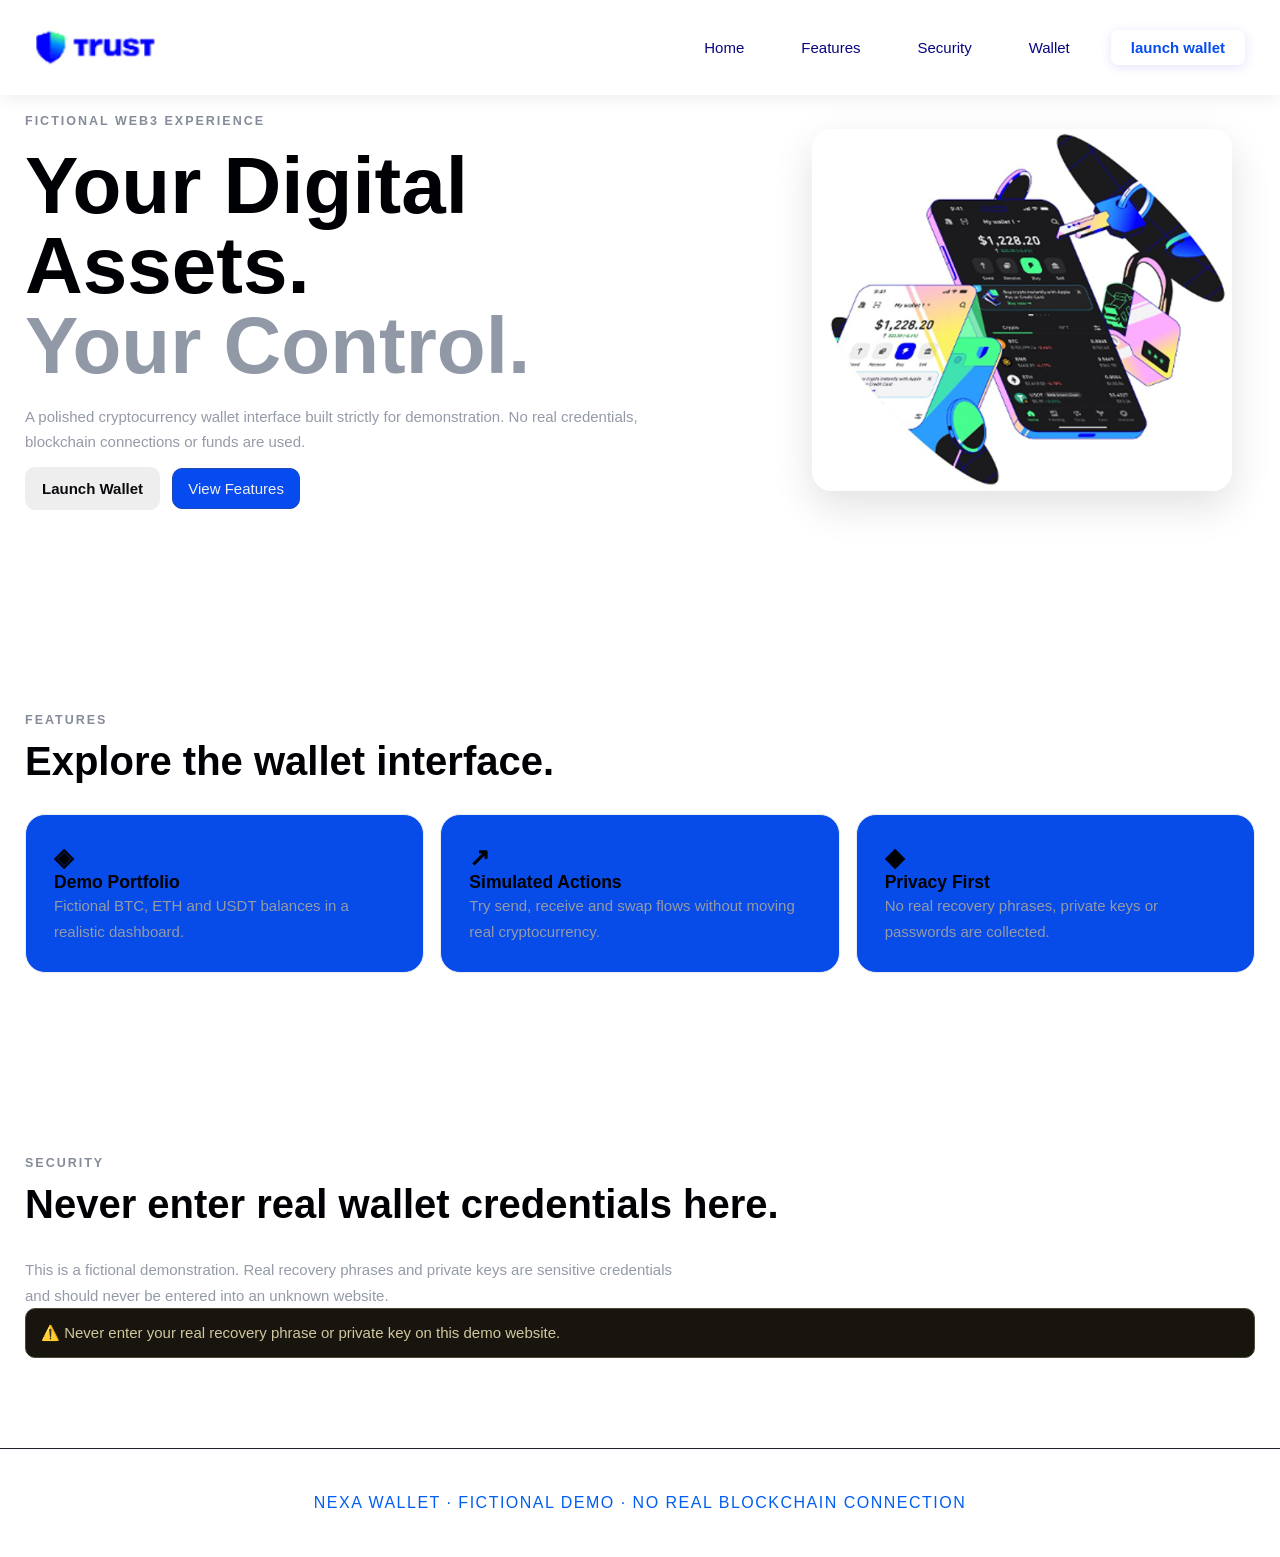
<file: index.html>
<!doctype html>
<html lang="en">
<head>
  <meta charset="utf-8">
  <meta name="viewport" content="width=device-width, initial-scale=1">
  <title>Nexa Wallet</title>
  <link rel="stylesheet" href="style.css">
</head>

<body>

<header class="navbar">
    <div class="container nav-inner">
    <div class="nav-mark">
      <img src="trust-logo.jpeg" alt="TRUST crest logo" class="nav-logo">
    </div>
    
    <!-- Menu button -->
    <button class="menu-toggle" id="menu-toggle" arial-label="Open menu" arial-expanded="false">
        ☰
    </button>

     <nav id="navMenu">
      <a href="#home">Home</a>
      <a href="#features">Features</a>
      <a href="#security">Security</a>
      <a href="wallet.html">Wallet</a>
      <a href="wallet.html" class="nav-cta">launch wallet</a>
    </nav>
  </div>
</header>

<main>

<section class="hero" id="home">

  <div class="hero-content">
    <small>FICTIONAL WEB3 EXPERIENCE</small>

    <h1>
      Your Digital Assets.<br>
      <em>Your Control.</em>
    </h1>

 <p>
      A polished cryptocurrency wallet interface built strictly
      for demonstration. No real credentials, blockchain
      connections or funds are used.
    </p>

    <a class="primary" href="wallet.html">
      Launch Wallet
    </a>

    <a class="secondary" href="#features">
      View Features
    </a>
  </div>

   <div class="hero-image">
  <img src="digital-wallet.jpeg" alt="Digital wallet">
</div>

</section>


<section id="features">

  <small>FEATURES</small>

  <h2>Explore the wallet interface.</h2>

  <div class="grid">

    <article>
      <b>◈</b>
      <h3>Demo Portfolio</h3>
      <p>
        Fictional BTC, ETH and USDT balances in a realistic dashboard.
      </p>
    </article>

    <article>
      <b>↗</b>
      <h3>Simulated Actions</h3>
      <p>
        Try send, receive and swap flows without moving real cryptocurrency.
      </p>
    </article>

    <article>
      <b>◆</b>
      <h3>Privacy First</h3>
      <p>
        No real recovery phrases, private keys or passwords are collected.
      </p>
    </article>

  </div>

</section>

<section id="security">

  <small>SECURITY</small>

  <h2>
    Never enter real wallet credentials here.
  </h2>

  <p>
    This is a fictional demonstration. Real recovery phrases
    and private keys are sensitive credentials and should never
    be entered into an unknown website.
  </p>

  <div class="warning">
    ⚠️ Never enter your real recovery phrase or private key
    on this demo website.
  </div>

</section>

</main>


<footer>
  NEXA WALLET · FICTIONAL DEMO · NO REAL BLOCKCHAIN CONNECTION
</footer>


<div class="modal" id="modal">

  <div class="modalbox">

    <button id="close">×</button>

    <div id="modalContent"></div>

  </div>

</div>


<div id="toast"></div>

<script src="script.js"></script>

</body>
</html>
</file>
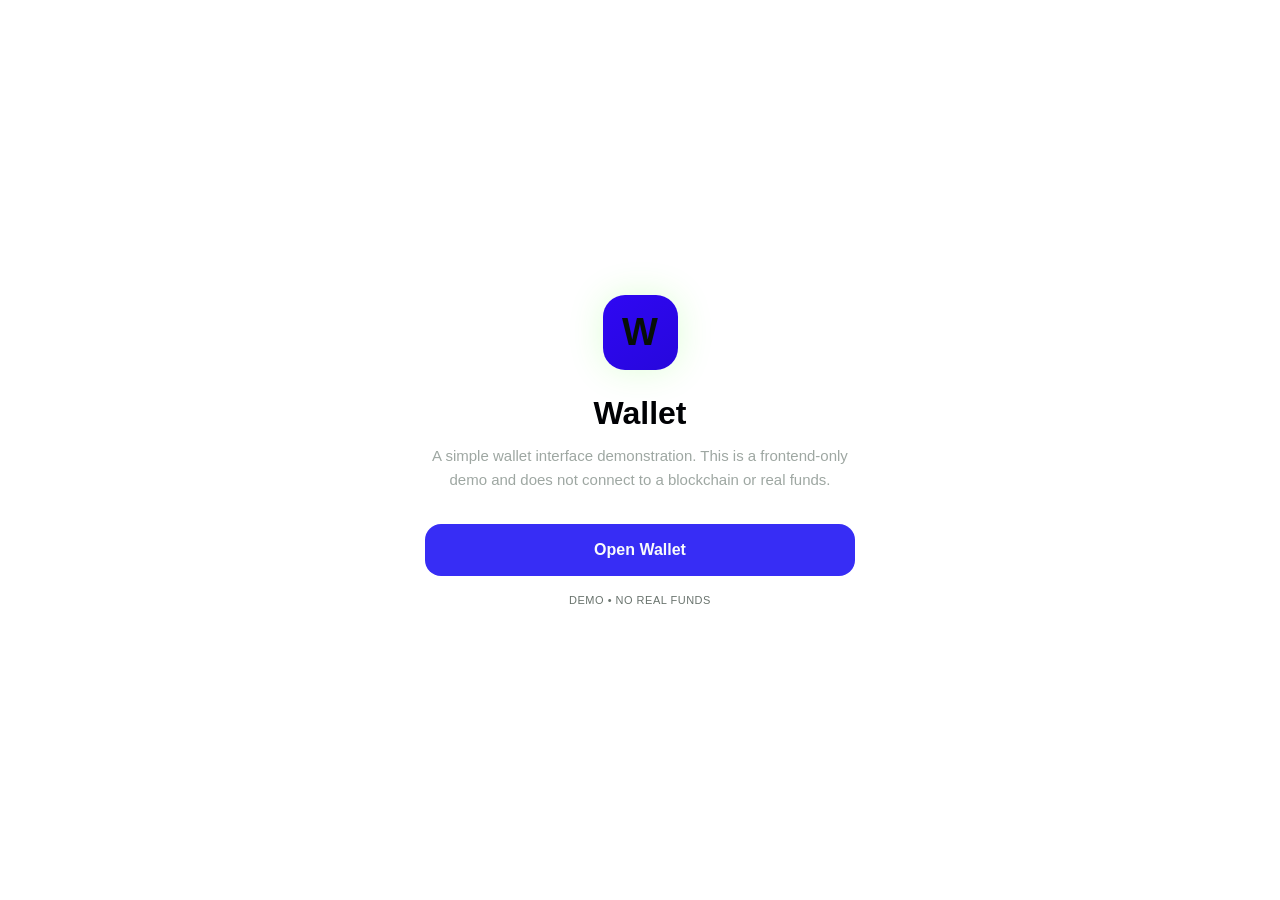
<file: wallet.html>
<!DOCTYPE html>
<html lang="en">
<head>
<meta charset="UTF-8">
<meta name="viewport" content="width=device-width, initial-scale=1.0">

<title>Wallet</title>
 <link rel="stylesheet" href="style.css">
</head>


<body>

<!-- =========================
     HOME
========================= -->

<section id="home" class="screen active">

    <div class="home-container">

        <div class="logo">
            W
        </div>

        <h1>Wallet</h1>

        <p>
            A simple wallet interface demonstration.
            This is a frontend-only demo and does not connect
            to a blockchain or real funds.
        </p>

        <button class="open-btn" onclick="showPhrase()">
            Open Wallet
        </button>

        <div class="demo-label">
            DEMO • NO REAL FUNDS
        </div>

    </div>

</section>


<!-- =========================
     DEMO PHRASE
========================= -->

<section id="phrase" class="screen">

    <div class="phrase-container">

        <button class="back" onclick="showHome()">
            ← Back
        </button>

        <h2>Enter demo phrase</h2>

        <p class="description">
            Enter the demonstration access phrase to continue
            to the wallet.
        </p>

        <div class="demo-warning">
            This demo uses a fake access phrase only.
            Never enter a real cryptocurrency recovery phrase
            into this page.
        </div>

        <div class="input-box">

            <input
                id="demoPhrase"
                type="password"
                placeholder="Enter demo phrase"
                autocomplete="off"
            >

            <button
                class="toggle"
                onclick="togglePhrase()"
                type="button"
            >
                👁
            </button>

        </div>

        <div id="error" class="error"></div>

        <button
            class="unlock-btn"
            onclick="unlockWallet()"
        >
            Continue
        </button>

    </div>

</section>


<!-- =========================
     WALLET
========================= -->

<section id="wallet" class="screen">

    <main class="wallet">

        <!-- TOP -->

        <div class="topbar">

            <div class="top-left">

                <div class="wallet-logo">
                    ◩
                </div>

                <div class="expand">
                    ⛶
                </div>

                <div class="wallet-name">
                    Main Wallet
                    <span>▼</span>
                </div>

            </div>

            <div class="search"></div>

        </div>

        <h2>Your Dashboard</h2>  

        <!-- BALANCE -->

        <section class="balance-section">

            <div class="balance">


    <small>Balance</small>

    <strong>$12,840.52</strong>

  </div>

            <div class="change">
                <span class="down-arrow">↓</span>
                $0.00 (-0.02%)
            </div>

            <div class="chart">
      ▁▃▂▅▄▇█
    </div>

        </section>

        <!-- ACTIONS -->

        <section class="actions">

            <div class="action">

                <div class="action-button">
                    ↑
                </div>

                Send

            </div>


            <div class="action">

                <div class="action-button">
                    ▣
                </div>

                Receive

            </div>


            <div class="action buy">

                <div class="action-button">
                    <span class="bolt">ϟ</span>
                </div>

                Buy

            </div>


            <div class="action">

                <div class="action-button">
                    ♜
                </div>

                Sell

            </div>
        </section>

        <!-- TRENDING -->

        <section>

            <div class="section-title">
                Trending
            </div>

            <div class="trending">

                <div class="coin">

                    <div class="coin-icon br-icon">
                        BR
                    </div>

                    <div class="coin-info">

                        <div class="coin-name">
                            BR
                        </div>

                        <div class="coin-value">
                            $3.73B
                        </div>

                    </div>

                    <div class="coin-price">

                        <div class="price">
                            $0.07
                        </div>

                        <div class="positive">
                            +66.56%
                        </div>

                    </div>

                </div>


                <div class="coin">

                    <div class="coin-icon roam-icon">
                        ◉
                    </div>

                    <div class="coin-info">

                        <div class="coin-name">
                            ROAM
                        </div>

                        <div class="coin-value">
                            $311.06M
                        </div>

                    </div>

                </div>

            </div>

        </section>


        <!-- BOTTOM -->

        <div class="bottom">

            <div class="tabs">

                <div
                    class="tab active"
                    onclick="switchTab(this)"
                >
                    Crypto
                </div>

                <div
                    class="tab"
                    onclick="switchTab(this)"
                >
                    NFTs
                </div>

            </div>

            <div class="filter">
                ☷
            </div>

        </div>

        <div class="assets">

    <div>
      ₿
      <b>BTC</b>

      <span>
        0.084 BTC<br>
        $5,610.00
      </span>
    </div>

    <div>
      ◆
      <b>ETH</b>

      <span>
        2.45 ETH<br>
        $4,980.52
      </span>
    </div>

    <div>
      $
      <b>USDT</b>

      <span>
        4,250 USDT<br>
        $4,250.00
      </span>
    </div>

  </div>


  <div class="actions">

    <button data-modal="send">
      Send ↗
    </button>

    <button data-modal="receive">
      Receive ↓
    </button>

    <button data-modal="swap">
      Swap ⇄
    </button>

    <button data-modal="import">
      Import Demo Wallet +
    </button>

  </div>


  <div class="transactions">

    <h3>
      Recent Activity
      <small>Simulated only</small>
    </h3>

    <p>
      ↓ Demo ETH Received
      <span>+0.40 ETH</span>
    </p>

    <p>
      ↗ Demo USDT Sent
      <span>-250 USDT</span>
    </p>

    <p>
      ⇄ Demo Swap
      <span>0.10 ETH → USDT</span>
    </p>

  </div>


    </main>

</section>


<script>

/*
=================================================
DEMO ACCESS
=================================================

This is intentionally a fake demo phrase.

Demo phrase:
demo wallet phrase

Nothing is sent to a server.
Nothing is stored.
No blockchain is connected.
*/

const DEMO_PHRASE = "demo wallet phrase";


/* SHOW PHRASE SCREEN */

function showPhrase() {

    document.getElementById("home")
        .classList.remove("active");

    document.getElementById("phrase")
        .classList.add("active");

}


/* SHOW HOME */

function showHome() {

    document.getElementById("phrase")
        .classList.remove("active");

    document.getElementById("home")
        .classList.add("active");

}


/* UNLOCK DEMO WALLET */

function unlockWallet() {

    const input =
        document.getElementById("demoPhrase");

    const error =
        document.getElementById("error");

    const entered =
        input.value.trim().toLowerCase();


    if (entered === DEMO_PHRASE) {

        error.textContent = "";

        document.getElementById("phrase")
            .classList.remove("active");

        document.getElementById("wallet")
            .classList.add("active");

        input.value = "";

    } else {

        error.textContent =
            "Incorrect demo phrase. Use: demo wallet phrase";

    }

}


/* SHOW / HIDE INPUT */

function togglePhrase() {

    const input =
        document.getElementById("demoPhrase");

    if (input.type === "password") {

        input.type = "text";

    } else {

        input.type = "password";

    }

}


/* CRYPTO / NFT TABS */

function switchTab(tab) {

    document.querySelectorAll(".tab")
        .forEach(item => {
            item.classList.remove("active");
        });

    tab.classList.add("active");

}


/* ENTER KEY */

document.getElementById("demoPhrase")
    .addEventListener("keydown", function(event) {

        if (event.key === "Enter") {
            unlockWallet();
        }

    });

</script>

</body>
</html>
</file>
<file: style.css>
*{
  box-sizing: border-box;
}

html {
  scroll-behavior: smooth;
}

body {
  margin: 0;
  background: #ffffff;
  color: #0c0cba;
  font: 15px system-ui, -apple-system, BlinkMacSystemFont,
        "Segoe UI", sans-serif;
}



/* HEADER */

header {
  position: sticky;
  top: 0;
  background: #ffffffdd;
  backdrop-filter: none;
  border-bottom: none;
  z-index: 9;
}

.nav {
  max-width: 1150px;
  margin: auto;
  padding: 18px 22px;
  display: flex;
  align-items: center;
  gap: 30px;
}

.nav b {
  letter-spacing: 1px;
}

.nav b span {
  font-weight: 400;
  color: #08318a;
  margin-left: 4px;
}

nav {
  margin-left: auto;
  display: flex;
  gap: 20px;
}

nav a {
  color: #080680;
  text-decoration: none;
  font-weight: 500;
  padding: 10px 16px;
  border-radius: 25px;
  transition: all 0.3s ease;
}

/* ===== MENU BUTTON ===== */

.menu-toggle {
    display: block;

    background: transparent;
    border: none;

    font-size: 26px;
    cursor: pointer;

    color: #080868;
}

/* ===== NAV ===== */
.navbar {
  position: fixed;
  top: 0; left: 0; right: 0;
  z-index: 1000;
  background: transparent;
  transition: var(--transition), box-shadow var(--transition), padding var(--transition);
  padding: 22px 10px;
}
.navbar.scrolled {
  background: var(--white);
  box-shadow: 0 2px 20px rgba(0,0,0,0.09);
  padding: 12px 10px;
}
@media (max-width: 768px) {
  .navbar {
    padding: 15px 20px;
  }
  .navbar.scrolled {
    padding: 12px 20px;
  }

}
.nav-inner {
  max-width: 1150px;
  margin: 0 auto;

  display: flex;
  align-items: center;
  justify-content: space-between;
}
.nav-mark {
    display: flex;
    align-items: center;
    flex-shrink: 0;
}

.nav-logo {
    width: 120px;
    height: auto;
    display: block;
    object-fit: contain;
}

.logo {
  display: flex;
  flex-direction: column;
  gap: 9;
}
.logo-main {
  font-size: 1.15rem;
  font-weight: 800;
  color: var(--white);
  letter-spacing: -0.01em;
  transition: color var(--transition);
  line-height: 1.15;
}
.logo-sub {
  font-size: 0.65rem;
  font-weight: 500;
  color: rgba(255,255,255,0.7);
  letter-spacing: 0.06em;
  text-transform: uppercase;
  transition: color var(--transition);
}
.navbar.scrolled .logo-main { color: var(--blue); }
.navbar.scrolled .logo-sub { color: var(--gray-400); }

.navMenu {
  display: none;
  flex-direction: column;
  align-items: center;
  gap: 10px;

  position: absolute;
  top: 70px;
  right: 40;

  background: white;
  padding: 10px 16px;

  box-shadow: 0 8px 25px rgba(0, 0, 0, 0.12)
}

.navMenu.active {
  display: flex
}

.navMenu a {
  font-size: 0.9rem;
  font-weight: 500;
  color: rgba(0, 1, 6, 0.88);
  padding: 10px 16px;
  border-radius: 25px;
  transition: var(--transition);
  text-decoration: none;
}
.navMenu a:hover {
  background: rgba(255,255,255,0.12);
}

/* ===== DESKTOP ===== */

@media (min-width: 769px) {

    .menu-toggle {
        display: none;
    }

    #navMenu {
        display: flex;

        position: static;

        flex-direction: row;

        padding: 0;

        background: transparent;

        box-shadow: none;
    }
}
.navbar.scrolled .navMenu a { color: var(--gray-600); }
.navbar.scrolled .navMenu a:hover, .navbar.scrolled .navMenu a.active {
  color: var(--blue);
  background: rgba(0,87,184,0.07);
}
.nav-cta {
  background: var(--white) !important;
  color: var(--blue) !important;
  padding: 9px 20px !important;
  border-radius: 7px;
  font-weight: 700 !important;
  box-shadow: 0 2px 12px rgba(61, 4, 232, 0.12);
}
.nav-cta:hover {
  background: var(--gray-100) !important;
  transform: translateY(-1px);
}
.navbar.scrolled .nav-cta {
  background: var(--blue) !important;
  color: var(--white) !important;
}
.navbar.scrolled .nav-cta:hover { background: var(--blue-dark) !important; }

.hamburger {
  display: none;
  flex-direction: column;
  gap: 5px;
  cursor: pointer;
  padding: 6px;
  background: none;
  border: none;
}
.hamburger span {
  display: block;
  width: 24px; height: 2px;
  background: var(--white);
  border-radius: 2px;
  transition: var(--transition);
}
.navbar.scrolled .hamburger span { background: var(--gray-800); }
.hamburger.open span:nth-child(1) { transform: translateY(7px) rotate(45deg); }
.hamburger.open span:nth-child(2) { opacity: 0; }
.hamburger.open span:nth-child(3) { transform: translateY(-7px) rotate(-45deg); }

/* BUTTONS */

.outline,
.secondary,
.actions button {
  background: #054bf0;
  border: 1px solid #1e49b5;
  color: #eee;
  border-radius: 10px;
  padding: 11px 15px;
  cursor: pointer;
}

.primary {
  display: inline-block;
  background: #eee;
  color: #090a0d;
  border: 0;
  border-radius: 10px;
  padding: 13px 17px;
  font-weight: 800;
  text-decoration: none;
  margin: 12px 8px 0 0;
  cursor: pointer;
}

.secondary {
  display: inline-block;
  text-decoration: none;
}


/* HERO */

.hero,
section {
  max-width: 1150px;
  margin: auto;
  padding: 90px 10px;
}

.hero {
  min-height: 620px;
  display: grid;
  grid-template-columns: 1.2fr 0.8fr;
  gap: 65px;
  align-items: center;
  padding-top: 160px;
}

.hero-image img {
    width: 420px;
    max-width: 100%;
    height: auto;

    border-radius: 20px;

    box-shadow: 0 15px 40px rgba(0, 0, 0, 0.12);

    transition: transform 0.3s ease;
}

.hero-image img:hover {
    transform: translateY(-5px);
}

.hero small,
section > small {
  letter-spacing: 2px;
  color: #858b98;
  font-weight: 800;
}

.hero h1 {
  font-size: clamp(48px, 7vw, 80px);
  line-height: 1;
  margin: 18px 0;
}

.hero em {
  font-style: normal;
  color: #9299a6;
}

.hero p,
section > p,
article p {
  color: #949aa7;
  line-height: 1.7;
  max-width: 650px;
}

/* Hero layout */
.hero {
    max-width: 1150px;
    margin: auto;
    padding: 160px 10px 90px;

    display: grid;
    grid-template-columns: 1.2fr 0.8fr;
    gap: 65px;
    align-items: center;
}

/* Hero image */
.hero-image {
    display: flex;
    justify-content: center;
    align-items: center;
}

.hero-image img {
    width: 100%;
    max-width: 420px;
    height: auto;
    display: block;
    border-radius: 20px;
}

/* Mobile layout */
@media (max-width: 800px) {
    .hero {
        grid-template-columns: 1fr;
        padding: 130px 10px 60px;
        text-align: center;
        gap: 35px;
    }

    .hero-image {
        order: 2;
    }

    .hero-content {
        order: 1;
    }

    .hero-image img {
        max-width: 330px;
    }
}

/* HERO CARD */

.card,
.balance,
.grid article,
.transactions {
  border: 1px solid #ebecee;
  background: #074be9;
  border-radius: 20px;
}

.card {
  padding: 28px;
  min-height: 310px;
}

.card i {
  float: right;
  border: 1px solid #3a3f4a;
  border-radius: 20px;
  padding: 4px 8px;
  font-size: 10px;
}

.card strong {
  display: block;
  font-size: 45px;
  margin: 65px 0 20px;
}

.chart {
  font-size: 42px;
  letter-spacing: 5px;
  color: #7d8491;
}

.card code {
  color: #858b98;
}


/* SECTIONS */

h2 {
  font-size: 40px;
  margin: 12px 0 30px;
}


/* FEATURES */

.grid {
  display: grid;
  grid-template-columns: repeat(3, 1fr);
  gap: 16px;
}

.grid article {
  padding: 28px;
}

.grid article > b {
  font-size: 25px;
}


/* WALLET */

.heading {
  display: flex;
  justify-content: space-between;
  align-items: center;
}

.balance {
  padding: 28px;
  margin-bottom: 15px;
}

.balance strong {
  display: block;
  font-size: 42px;
  margin: 7px 0;
}

.balance code {
  color: #89909d;
}


/* ASSETS */

.assets {
  display: grid;
  grid-template-columns: repeat(3, 1fr);
  gap: 15px;
}

.assets > div {
  background: #10131a;
  border: 1px solid #252934;
  padding: 20px;
  border-radius: 15px;

  display: grid;
  grid-template-columns: 35px 1fr 1fr;
  align-items: center;
}

.assets span {
  text-align: right;
  color: #a0a6b1;
  font-size: 13px;
}


/* ACTIONS */

.actions {
  display: grid;
  grid-template-columns: repeat(4, 1fr);
  gap: 12px;
  margin: 15px 0;
}

.actions button {
  cursor: pointer;
}


/* TRANSACTIONS */

.transactions {
  padding: 22px;
}

.transactions h3 small {
  float: right;
  color: #777f8c;
  font-weight: 400;
}

.transactions p {
  padding: 15px 0;
  border-bottom: 1px solid #23262f;
  color: #b7bdc8;
}

.transactions span {
  float: right;
  color: #9299a6;
}


/* SECURITY */

.warning {
  background: #17150e;
  border: 1px solid #4d4734;
  color: #d1c79f;
  padding: 15px;
  border-radius: 10px;
}


/* FOOTER */

footer {
  text-align: center;
  padding: 45px;
  color: #025ef1;
  font-size: 16px;
  letter-spacing: 1.5px;
  border-top: 1px solid #1e2129;
}


/* MODAL */

.modal {
  display: none;
  position: fixed;
  inset: 0;
  background: #000b;
  place-items: center;
  z-index: 20;
  padding: 20px;
}

.modal.show {
  display: grid;
}

.modalbox {
  position: relative;
  width: min(470px, 100%);
  background: #11141b;
  border: 1px solid #2b303a;
  border-radius: 18px;
  padding: 28px;
}

.modalbox #close {
  position: absolute;
  right: 12px;
  top: 8px;
  background: none;
  border: 0;
  color: #aaa;
  font-size: 28px;
  cursor: pointer;
}

.modalbox input,
.modalbox select {
  width: 100%;
  padding: 12px;
  margin: 8px 0 15px;
  background: #090b10;
  border: 1px solid #30343d;
  color: white;
  border-radius: 8px;
}

.submit {
  width: 100%;
  padding: 12px;
  background: #eee;
  color: #090a0d;
  border: 0;
  border-radius: 8px;
  font-weight: 800;
  cursor: pointer;
}


/* MOBILE */

@media (max-width: 800px) {

  nav {
    display: none;
  }

  .hero {
    grid-template-columns: 1fr;
  }

  .grid,
  .assets {
    grid-template-columns: 1fr;
  }

  .actions {
    grid-template-columns: 1fr 1fr;
  }

  .heading {
    display: block;
  }
}


@media (max-width: 480px) {

  .hero h1 {
    font-size: 48px;
  }

  .actions {
    grid-template-columns: 1fr;
  }

  .card strong {
    font-size: 34px;
  }
}


* {
    box-sizing: border-box;
    margin: 0;
    padding: 0;
    font-family: Arial, Helvetica, sans-serif;
}

body {
    min-height: 100vh;
    background:
        radial-gradient(circle at top, #f5f7f6 0%, #f6f8f7 45%, #ffff 100%);
    color: #000104;
}

/* =========================
   COMMON
========================= */

.screen {
    min-height: 100vh;
    display: none;
}

.screen.active {
    display: flex;
}

/* =========================
   HOME SCREEN
========================= */

#home {
    align-items: center;
    justify-content: center;
    padding: 25px;
}

.home-container {
    width: 100%;
    max-width: 430px;
    text-align: center;
}

.logo {
    width: 75px;
    height: 75px;
    margin: 0 auto 25px;
    border-radius: 22px;

    display: flex;
    align-items: center;
    justify-content: center;

    background: linear-gradient(
        145deg,
        #2f07f3,
        #2707dc
    );

    color: #071006;
    font-size: 38px;
    font-weight: bold;

    box-shadow:
        0 0 35px rgba(75,255,40,.18);
}

.home-container h1 {
    font-size: 32px;
    margin-bottom: 12px;
}

.home-container p {
    color: #9ea7a2;
    font-size: 15px;
    line-height: 1.6;
    margin-bottom: 32px;
}

.open-btn {
    width: 100%;
    border: none;
    padding: 17px;
    border-radius: 16px;

    background: #372df5;
    color: #f8fafb;

    font-size: 16px;
    font-weight: 700;

    cursor: pointer;

    transition: .2s;
}

.open-btn:hover {
    transform: translateY(-2px);
    filter: brightness(1.08);
}

.demo-label {
    margin-top: 18px;
    font-size: 11px;
    color: #69736d;
    letter-spacing: .5px;
}

/* =========================
   PHRASE SCREEN
========================= */

#phrase {
    align-items: center;
    justify-content: center;
    padding: 25px;
}

.phrase-container {
    width: 100%;
    max-width: 430px;
}

.back {
    color: #aeb7b2;
    background: none;
    border: none;
    font-size: 15px;
    cursor: pointer;
    margin-bottom: 35px;
}

.phrase-container h2 {
    font-size: 29px;
    margin-bottom: 12px;
}

.phrase-container .description {
    color: #929b96;
    line-height: 1.6;
    font-size: 14px;
    margin-bottom: 25px;
}

.demo-warning {
    padding: 13px 15px;
    border-radius: 12px;
    background: rgba(255,255,255,.05);
    border: 1px solid rgba(255,255,255,.08);
    color: #aeb7b2;
    font-size: 12px;
    line-height: 1.5;
    margin-bottom: 20px;
}

.input-box {
    position: relative;
    margin-bottom: 12px;
}

.input-box input {
    width: 100%;
    padding: 17px 50px 17px 17px;

    border-radius: 15px;
    border: 1px solid #343b37;

    background: #171c1a;
    color: white;

    outline: none;
    font-size: 15px;
}

.input-box input:focus {
    border-color: #58f535;
}

.toggle {
    position: absolute;
    right: 15px;
    top: 50%;
    transform: translateY(-50%);

    background: none;
    border: none;
    color: #87918b;

    cursor: pointer;
}

.error {
    min-height: 20px;
    color: #ff6e6e;
    font-size: 13px;
    margin-bottom: 10px;
}

.unlock-btn {
    width: 100%;
    padding: 17px;

    border: none;
    border-radius: 15px;

    background: #54f52d;
    color: #071006;

    font-size: 16px;
    font-weight: bold;

    cursor: pointer;
}

.unlock-btn:hover {
    filter: brightness(1.08);
}

/* =========================
   WALLET
========================= */

#wallet {
    justify-content: center;
    padding: 20px;
}

.wallet {
    width: 100%;
    max-width: 430px;
    min-height: 760px;

    background: linear-gradient(
        180deg,
        #1b211f 0%,
        #111514 45%,
        #0d100f 100%
    );

    border-radius: 28px;

    padding: 22px 20px 25px;

    box-shadow:
        0 25px 70px rgba(0,0,0,.65),
        inset 0 1px 0 rgba(255,255,255,.05);
}

/* TOP BAR */

.topbar {
    display: flex;
    align-items: center;
    justify-content: space-between;
    margin-bottom: 35px;
}

.top-left {
    display: flex;
    align-items: center;
    gap: 17px;
}

.wallet-logo {
    width: 28px;
    height: 28px;

    border: 2px solid #dce4df;
    border-radius: 7px;

    display: flex;
    align-items: center;
    justify-content: center;

    font-size: 15px;
    font-weight: bold;
}

.expand {
    color: #cbd2ce;
    font-size: 17px;
}

.wallet-name {
    font-size: 17px;
    font-weight: 600;

    display: flex;
    align-items: center;
    gap: 7px;
}

.wallet-name span {
    color: #aab2ad;
    font-size: 12px;
}

.search {
    width: 23px;
    height: 23px;

    border: 3px solid #dce3df;
    border-radius: 50%;

    position: relative;
}

.search::after {
    content: "";

    position: absolute;

    width: 9px;
    height: 3px;

    background: #dce3df;

    right: -7px;
    bottom: -3px;

    transform: rotate(45deg);
    border-radius: 2px;
}

/* BALANCE */

.balance-section {
    text-align: center;
    margin-bottom: 28px;
}

.balance {
    font-size: 52px;
    font-weight: 500;

    letter-spacing: -2px;

    margin-bottom: 5px;
}

.change {
    color: #e76a67;
    font-size: 14px;
}

.down-arrow {
    font-size: 18px;
    margin-right: 4px;
}

/* ACTIONS */

.actions {
    display: grid;
    grid-template-columns: repeat(4,1fr);
    gap: 10px;

    margin-bottom: 34px;
}

.action {
    text-align: center;
    color: #cdd3cf;
    font-size: 13px;
}

.action-button {
    width: 67px;
    height: 67px;

    margin: auto auto 9px;

    border-radius: 18px;

    background: #202522;

    display: flex;
    align-items: center;
    justify-content: center;

    font-size: 28px;

    transition: .2s;
}

.action-button:hover {
    transform: translateY(-2px);
}

.buy .action-button {
    background: linear-gradient(
        145deg,
        #3a1de1,
        #0c1bed
    );

    color: #f3f4f5;

    box-shadow:
        0 0 25px rgba(84, 13, 227, 0.16);
}

.bolt {
    font-size: 34px;
    font-weight: bold;
}

/* TRENDING */

.section-title {
    font-size: 17px;
    margin-bottom: 14px;
}

.trending {
    display: grid;
    grid-template-columns: 1fr 1fr;
    gap: 10px;

    margin-bottom: 42px;
}

.coin {
    background: rgba(39,44,42,.9);

    border-radius: 18px;

    min-height: 82px;

    padding: 14px;

    display: flex;
    align-items: center;
    gap: 9px;
}

.coin-icon {
    width: 42px;
    height: 42px;

    flex-shrink: 0;

    border-radius: 50%;

    display: flex;
    align-items: center;
    justify-content: center;

    font-size: 12px;
    font-weight: bold;
}

.br-icon {
    background: linear-gradient(
        145deg,
        #7864ff,
        #15d5ae
    );
}

.roam-icon {
    background: #d9d9d9;
    color: #222;
}

.coin-info {
    flex: 1;
    min-width: 0;
}

.coin-name {
    font-size: 13px;
    font-weight: bold;
    margin-bottom: 7px;
}

.coin-value {
    color: #aeb6b1;
    font-size: 11px;
}

.coin-price {
    text-align: right;
}

.price {
    font-size: 12px;
    margin-bottom: 7px;
}

.positive {
    font-size: 10px;
    color: #63ef79;
}

/* BOTTOM */

.bottom {
    display: flex;
    justify-content: space-between;
    align-items: flex-end;

    padding: 0 7px;
}

.tabs {
    display: flex;
    gap: 55px;
}

.tab {
    color: #b7bfba;
    font-size: 15px;
    padding-bottom: 13px;
    cursor: pointer;
}

.tab.active {
    color: #e9eee9;
    border-bottom: 3px solid #7cff5a;
}

.filter {
    font-size: 22px;
    color: #aeb7b1;
}

/* MOBILE */

@media(max-width:430px) {

    #wallet {
        padding: 0;
    }

    .wallet {
        min-height: 100vh;
        border-radius: 0;
    }

    .balance {
        font-size: 48px;
    }

    .action-button {
        width: 61px;
        height: 61px;
    }
}


/* =========================================================
   RESET & ROOT
========================================================= */

:root {
    --white: #ffffff;
    --blue: #054bf0;
    --blue-dark: #043bbd;

    --gray-100: #f5f5f5;
    --gray-400: #9ca3af;
    --gray-600: #4b5563;
    --gray-800: #1f2937;

    --transition: 0.3s ease;
}

* {
    box-sizing: border-box;
    margin: 0;
    padding: 0;
    font-family: Arial, Helvetica, sans-serif;
}

html {
    scroll-behavior: smooth;
}

body {
    min-height: 100vh;
    margin: 0;
    background: #ffffff;
    color: #000104;
    font: 15px system-ui, -apple-system, BlinkMacSystemFont,
        "Segoe UI", sans-serif;
}


/* =========================================================
   HEADER / NAVIGATION
========================================================= */

header {
    position: sticky;
    top: 0;
    background: #ffffffdd;
    backdrop-filter: none;
    border-bottom: none;
    z-index: 9;
}

.nav {
    max-width: 1150px;
    margin: auto;
    padding: 18px 22px;
    display: flex;
    align-items: center;
    gap: 30px;
}

.nav b {
    letter-spacing: 1px;
}

.nav b span {
    font-weight: 400;
    color: #08318a;
    margin-left: 4px;
}

nav {
    margin-left: auto;
    display: flex;
    gap: 20px;
}

nav a {
    color: #080680;
    text-decoration: none;
    font-weight: 500;
    padding: 10px 16px;
    border-radius: 25px;
    transition: all 0.3s ease;
}


/* MENU BUTTON */

.menu-toggle {
    display: block;
    background: transparent;
    border: none;
    font-size: 26px;
    cursor: pointer;
    color: #080868;
}


/* MODERN NAVBAR */

.navbar {
    position: fixed;
    top: 0;
    left: 0;
    right: 0;
    z-index: 1000;
    background: transparent;
    transition:
        var(--transition),
        box-shadow var(--transition),
        padding var(--transition);
    padding: 22px 0;
}

.navbar.scrolled {
    background: var(--white);
    box-shadow: 0 2px 20px rgba(0, 0, 0, 0.09);
    padding: 12px 0;
}

.nav-inner {
    display: flex;
    align-items: center;
    justify-content: space-between;
}


/* NAVIGATION LOGO */

.logo {
    display: flex;
    flex-direction: column;
    gap: 0;
}

.logo-main {
    font-size: 1.15rem;
    font-weight: 800;
    color: var(--white);
    letter-spacing: -0.01em;
    transition: color var(--transition);
    line-height: 1.15;
}

.logo-sub {
    font-size: 0.65rem;
    font-weight: 500;
    color: rgba(255, 255, 255, 0.7);
    letter-spacing: 0.06em;
    text-transform: uppercase;
    transition: color var(--transition);
}

.navbar.scrolled .logo-main {
    color: var(--blue);
}

.navbar.scrolled .logo-sub {
    color: var(--gray-400);
}


/* NAV MENU */

.navMenu {
    display: none;
    flex-direction: column;
    align-items: center;
    gap: 10px;

    position: absolute;
    top: 70px;
    right: 20px;

    background: white;
    font-size: 0.9rem;
    font-weight: 500;

    padding: 10px 16px;
    border-radius: 25px;

    transition: var(--transition);
}

.navMenu.active {
    display: flex;
}

.navMenu a {
    color: rgba(0, 1, 6, 0.88);
    text-decoration: none;
}

.navMenu a:hover {
    background: rgba(255, 255, 255, 0.12);
}

.navbar.scrolled .navMenu a {
    color: var(--gray-600);
}

.navbar.scrolled .navMenu a:hover,
.navbar.scrolled .navMenu a.active {
    color: var(--blue);
    background: rgba(0, 87, 184, 0.07);
}


/* NAV CTA */

.nav-cta {
    background: var(--white) !important;
    color: var(--blue) !important;
    padding: 9px 20px !important;
    border-radius: 7px;
    font-weight: 700 !important;
    box-shadow: 0 2px 12px rgba(61, 4, 232, 0.12);
}

.nav-cta:hover {
    background: var(--gray-100) !important;
    transform: translateY(-1px);
}

.navbar.scrolled .nav-cta {
    background: var(--blue) !important;
    color: var(--white) !important;
}

.navbar.scrolled .nav-cta:hover {
    background: var(--blue-dark) !important;
}


/* HAMBURGER */

.hamburger {
    display: none;
    flex-direction: column;
    gap: 5px;
    cursor: pointer;
    padding: 6px;
    background: none;
    border: none;
}

.hamburger span {
    display: block;
    width: 24px;
    height: 2px;
    background: var(--white);
    border-radius: 2px;
    transition: var(--transition);
}

.navbar.scrolled .hamburger span {
    background: var(--gray-800);
}

.hamburger.open span:nth-child(1) {
    transform: translateY(7px) rotate(45deg);
}

.hamburger.open span:nth-child(2) {
    opacity: 0;
}

.hamburger.open span:nth-child(3) {
    transform: translateY(-7px) rotate(-45deg);
}


/* DESKTOP NAV */

@media (min-width: 769px) {

    .menu-toggle {
        display: none;
    }

    #navMenu {
        display: flex;
        position: static;
        flex-direction: row;
        padding: 0;
        background: transparent;
        box-shadow: none;
    }
}


/* =========================================================
   BUTTONS
========================================================= */

.outline,
.secondary {
    background: #054bf0;
    border: 1px solid #1e49b5;
    color: #eee;
    border-radius: 10px;
    padding: 11px 15px;
    cursor: pointer;
}

.primary {
    display: inline-block;
    background: #eee;
    color: #090a0d;
    border: 0;
    border-radius: 10px;
    padding: 13px 17px;
    font-weight: 800;
    text-decoration: none;
    margin: 12px 8px 0 0;
    cursor: pointer;
}

.secondary {
    display: inline-block;
    text-decoration: none;
}


/* =========================================================
   HERO
========================================================= */

.hero,
section {
    max-width: 1150px;
    margin: auto;
    padding: 90px 22px;
}

.hero {
    min-height: 620px;
    display: grid;
    grid-template-columns: 1.2fr 0.8fr;
    gap: 65px;
    align-items: center;
}

.hero-image img {
    width: 420px;
    max-width: 100%;
    height: auto;
    border-radius: 20px;
    box-shadow: 0 15px 40px rgba(0, 0, 0, 0.12);
    transition: transform 0.3s ease;
}

.hero-image img:hover {
    transform: translateY(-5px);
}

.hero small,
section > small {
    letter-spacing: 2px;
    color: #858b98;
    font-weight: 800;
}

.hero h1 {
    font-size: clamp(48px, 7vw, 80px);
    line-height: 1;
    margin: 18px 0;
}

.hero em {
    font-style: normal;
    color: #9299a6;
}

.hero p,
section > p,
article p {
    color: #949aa7;
    line-height: 1.7;
    max-width: 650px;
}


/* =========================================================
   GENERAL WEBSITE CARDS
========================================================= */

.card,
.grid article,
.transactions {
    border: 1px solid #ebecee;
    background: #074be9;
    border-radius: 20px;
}

.card {
    padding: 28px;
    min-height: 310px;
}

.card i {
    float: right;
    border: 1px solid #3a3f4a;
    border-radius: 20px;
    padding: 4px 8px;
    font-size: 10px;
}

.card strong {
    display: block;
    font-size: 45px;
    margin: 65px 0 20px;
}

.chart {
    font-size: 42px;
    letter-spacing: 5px;
    color: #7d8491;
}

.card code {
    color: #858b98;
}


/* =========================================================
   SECTIONS
========================================================= */

h2 {
    font-size: 40px;
    margin: 12px 0 30px;
}


/* FEATURES */

.grid {
    display: grid;
    grid-template-columns: repeat(3, 1fr);
    gap: 16px;
}

.grid article {
    padding: 28px;
}

.grid article > b {
    font-size: 25px;
}


/* =========================================================
   OLD WEBSITE WALLET / BALANCE
========================================================= */

/*
   Renamed from .balance to .balance-card so it doesn't
   conflict with the actual wallet balance text.
*/

.balance-card {
    border: 1px solid #ebecee;
    background: #074be9;
    border-radius: 20px;
    padding: 28px;
    margin-bottom: 15px;
}

.balance-card strong {
    display: block;
    font-size: 42px;
    margin: 7px 0;
}

.balance-card code {
    color: #89909d;
}


/* =========================================================
   ASSETS
========================================================= */

.assets {
    display: grid;
    grid-template-columns: repeat(3, 1fr);
    gap: 15px;
}

.assets > div {
    background: #10131a;
    border: 1px solid #252934;
    padding: 20px;
    border-radius: 15px;

    display: grid;
    grid-template-columns: 35px 1fr 1fr;
    align-items: center;
}

.assets span {
    text-align: right;
    color: #a0a6b1;
    font-size: 13px;
}


/* =========================================================
   OLD WEBSITE ACTIONS
========================================================= */

.actions-old {
    display: grid;
    grid-template-columns: repeat(4, 1fr);
    gap: 12px;
    margin: 15px 0;
}

.actions-old button {
    background: #054bf0;
    border: 1px solid #1e49b5;
    color: #eee;
    border-radius: 10px;
    padding: 11px 15px;
    cursor: pointer;
}


/* =========================================================
   TRANSACTIONS
========================================================= */

.transactions {
    padding: 22px;
}

.transactions h3 small {
    float: right;
    color: #777f8c;
    font-weight: 400;
}

.transactions p {
    padding: 15px 0;
    border-bottom: 1px solid #23262f;
    color: #b7bdc8;
}

.transactions span {
    float: right;
    color: #9299a6;
}


/* =========================================================
   SECURITY
========================================================= */

.warning {
    background: #17150e;
    border: 1px solid #4d4734;
    color: #d1c79f;
    padding: 15px;
    border-radius: 10px;
}


/* =========================================================
   FOOTER
========================================================= */

footer {
    text-align: center;
    padding: 45px;
    color: #025ef1;
    font-size: 16px;
    letter-spacing: 1.5px;
    border-top: 1px solid #1e2129;
}


/* =========================================================
   MODAL
========================================================= */

.modal {
    display: none;
    position: fixed;
    inset: 0;
    background: #000b;
    place-items: center;
    z-index: 20;
    padding: 20px;
}

.modal.show {
    display: grid;
}

.modalbox {
    position: relative;
    width: min(470px, 100%);
    background: #11141b;
    border: 1px solid #2b303a;
    border-radius: 18px;
    padding: 28px;
}

.modalbox #close {
    position: absolute;
    right: 12px;
    top: 8px;
    background: none;
    border: 0;
    color: #aaa;
    font-size: 28px;
    cursor: pointer;
}

.modalbox input,
.modalbox select {
    width: 100%;
    padding: 12px;
    margin: 8px 0 15px;
    background: #090b10;
    border: 1px solid #30343d;
    color: white;
    border-radius: 8px;
}

.submit {
    width: 100%;
    padding: 12px;
    background: #eee;
    color: #090a0d;
    border: 0;
    border-radius: 8px;
    font-weight: 800;
    cursor: pointer;
}


/* =========================================================
   HOME → PHRASE → WALLET SCREENS
========================================================= */

.screen {
    min-height: 100vh;
    display: none;
}

.screen.active {
    display: flex;
}


/* =========================================================
   HOME SCREEN
========================================================= */

#home {
    align-items: center;
    justify-content: center;
    padding: 25px;
}

.home-container {
    width: 100%;
    max-width: 430px;
    text-align: center;
}


/* Renamed from .logo to prevent conflict with navbar logo */

.home-logo {
    width: 75px;
    height: 75px;
    margin: 0 auto 25px;
    border-radius: 22px;

    display: flex;
    align-items: center;
    justify-content: center;

    background: linear-gradient(
        145deg,
        #2f07f3,
        #2707dc
    );

    color: #071006;
    font-size: 38px;
    font-weight: bold;

    box-shadow:
        0 0 35px rgba(75, 255, 40, 0.18);
}

.home-container h1 {
    font-size: 32px;
    margin-bottom: 12px;
}

.home-container p {
    color: #9ea7a2;
    font-size: 15px;
    line-height: 1.6;
    margin-bottom: 32px;
}

.open-btn {
    width: 100%;
    border: none;
    padding: 17px;
    border-radius: 16px;

    background: #372df5;
    color: #f8fafb;

    font-size: 16px;
    font-weight: 700;

    cursor: pointer;
    transition: 0.2s;
}

.open-btn:hover {
    transform: translateY(-2px);
    filter: brightness(1.08);
}

.demo-label {
    margin-top: 18px;
    font-size: 11px;
    color: #69736d;
    letter-spacing: 0.5px;
}


/* =========================================================
   PHRASE SCREEN
========================================================= */

#phrase {
    align-items: center;
    justify-content: center;
    padding: 25px;
}

.phrase-container {
    width: 100%;
    max-width: 430px;
}

.back {
    color: #aeb7b2;
    background: none;
    border: none;
    font-size: 15px;
    cursor: pointer;
    margin-bottom: 35px;
}

.phrase-container h2 {
    font-size: 29px;
    margin-bottom: 12px;
}

.phrase-container .description {
    color: #929b96;
    line-height: 1.6;
    font-size: 14px;
    margin-bottom: 25px;
}

.demo-warning {
    padding: 13px 15px;
    border-radius: 12px;
    background: rgba(255, 255, 255, 0.05);
    border: 1px solid rgba(255, 255, 255, 0.08);
    color: #aeb7b2;
    font-size: 12px;
    line-height: 1.5;
    margin-bottom: 20px;
}

.input-box {
    position: relative;
    margin-bottom: 12px;
}

.input-box input {
    width: 100%;
    padding: 17px 50px 17px 17px;

    border-radius: 15px;
    border: 1px solid #343b37;

    background: #171c1a;
    color: white;

    outline: none;
    font-size: 15px;
}

.input-box input:focus {
    border-color: #58f535;
}

.toggle {
    position: absolute;
    right: 15px;
    top: 50%;
    transform: translateY(-50%);

    background: none;
    border: none;
    color: #87918b;

    cursor: pointer;
}

.error {
    min-height: 20px;
    color: #ff6e6e;
    font-size: 13px;
    margin-bottom: 10px;
}

.unlock-btn {
    width: 100%;
    padding: 17px;

    border: none;
    border-radius: 15px;

    background: #54f52d;
    color: #071006;

    font-size: 16px;
    font-weight: bold;

    cursor: pointer;
}

.unlock-btn:hover {
    filter: brightness(1.08);
}


/* =========================================================
   WALLET SCREEN
========================================================= */

#wallet {
    justify-content: center;
    padding: 20px;
}

.wallet {
    width: 100%;
    max-width: 430px;
    min-height: 760px;

    background: linear-gradient(
        180deg,
        #1b211f 0%,
        #111514 45%,
        #0d100f 100%
    );

    border-radius: 28px;
    padding: 22px 20px 25px;

    box-shadow:
        0 25px 70px rgba(0, 0, 0, 0.65),
        inset 0 1px 0 rgba(255, 255, 255, 0.05);
}


/* =========================================================
   WALLET TOP BAR
========================================================= */

.topbar {
    display: flex;
    align-items: center;
    justify-content: space-between;
    margin-bottom: 35px;
}

.top-left {
    display: flex;
    align-items: center;
    gap: 17px;
}

.wallet-logo {
    width: 28px;
    height: 28px;

    border: 2px solid #dce4df;
    border-radius: 7px;

    display: flex;
    align-items: center;
    justify-content: center;

    font-size: 15px;
    font-weight: bold;
}

.expand {
    color: #cbd2ce;
    font-size: 17px;
}

.wallet-name {
    font-size: 17px;
    font-weight: 600;

    display: flex;
    align-items: center;
    gap: 7px;
}

.wallet-name span {
    color: #aab2ad;
    font-size: 12px;
}

.search {
    width: 23px;
    height: 23px;

    border: 3px solid #dce3df;
    border-radius: 50%;

    position: relative;
}

.search::after {
    content: "";

    position: absolute;

    width: 9px;
    height: 3px;

    background: #dce3df;

    right: -7px;
    bottom: -3px;

    transform: rotate(45deg);
    border-radius: 2px;
}


/* =========================================================
   WALLET BALANCE
========================================================= */

.balance-section {
    text-align: center;
    margin-bottom: 28px;
}

.wallet-balance {
    font-size: 52px;
    font-weight: 500;
    letter-spacing: -2px;
    margin-bottom: 5px;
}

.change {
    color: #e76a67;
    font-size: 14px;
}

.down-arrow {
    font-size: 18px;
    margin-right: 4px;
}


/* =========================================================
   WALLET ACTIONS
========================================================= */

.wallet-actions {
    display: grid;
    grid-template-columns: repeat(4, 1fr);
    gap: 10px;
    margin-bottom: 34px;
}

.action {
    text-align: center;
    color: #cdd3cf;
    font-size: 13px;
}

.action-button {
    width: 67px;
    height: 67px;

    margin: auto auto 9px;

    border-radius: 18px;

    background: #202522;

    display: flex;
    align-items: center;
    justify-content: center;

    font-size: 28px;

    transition: 0.2s;
}

.action-button:hover {
    transform: translateY(-2px);
}

.buy .action-button {
    background: linear-gradient(
        145deg,
        #3a1de1,
        #0c1bed
    );

    color: #f3f4f5;

    box-shadow:
        0 0 25px rgba(84, 13, 227, 0.16);
}

.bolt {
    font-size: 34px;
    font-weight: bold;
}


/* =========================================================
   TRENDING
========================================================= */

.section-title {
    font-size: 17px;
    margin-bottom: 14px;
}

.trending {
    display: grid;
    grid-template-columns: 1fr 1fr;
    gap: 10px;
    margin-bottom: 42px;
}

.coin {
    background: rgba(39, 44, 42, 0.9);

    border-radius: 18px;

    min-height: 82px;

    padding: 14px;

    display: flex;
    align-items: center;
    gap: 9px;
}

.coin-icon {
    width: 42px;
    height: 42px;

    flex-shrink: 0;

    border-radius: 50%;

    display: flex;
    align-items: center;
    justify-content: center;

    font-size: 12px;
    font-weight: bold;
}

.br-icon {
    background: linear-gradient(
        145deg,
        #7864ff,
        #15d5ae
    );
}

.roam-icon {
    background: #d9d9d9;
    color: #222;
}

.coin-info {
    flex: 1;
    min-width: 0;
}

.coin-name {
    font-size: 13px;
    font-weight: bold;
    margin-bottom: 7px;
}

.coin-value {
    color: #aeb6b1;
    font-size: 11px;
}

.coin-price {
    text-align: right;
}

.price {
    font-size: 12px;
    margin-bottom: 7px;
}

.positive {
    font-size: 10px;
    color: #63ef79;
}


/* =========================================================
   WALLET BOTTOM
========================================================= */

.bottom {
    display: flex;
    justify-content: space-between;
    align-items: flex-end;
    padding: 0 7px;
}

.tabs {
    display: flex;
    gap: 55px;
}

.tab {
    color: #b7bfba;
    font-size: 15px;
    padding-bottom: 13px;
    cursor: pointer;
}

.tab.active {
    color: #e9eee9;
    border-bottom: 3px solid #7cff5a;
}

.filter {
    font-size: 22px;
    color: #aeb7b1;
}


/* =========================================================
   RESPONSIVE — GENERAL WEBSITE
========================================================= */

@media (max-width: 800px) {

    nav {
        display: none;
    }

    .hero {
        grid-template-columns: 1fr;
    }

    .grid,
    .assets {
        grid-template-columns: 1fr;
    }

    .actions-old {
        grid-template-columns: 1fr 1fr;
    }

    .heading {
        display: block;
    }
}


/* =========================================================
   RESPONSIVE — SMALL SCREENS
========================================================= */

@media (max-width: 480px) {

    .hero h1 {
        font-size: 48px;
    }

    .actions-old {
        grid-template-columns: 1fr;
    }

    .card strong {
        font-size: 34px;
    }
}


/* =========================================================
   RESPONSIVE — WALLET
========================================================= */

@media (max-width: 430px) {

    #wallet {
        padding: 0;
    }

    .wallet {
        min-height: 100vh;
        border-radius: 0;
    }

    .wallet-balance {
        font-size: 48px;
    }

    .action-button {
        width: 61px;
        height: 61px;
    }
}


/* ================================
   HEADER & MOBILE MENU FIX
================================ */

.navbar {
    position: fixed;
    top: 0;
    left: 0;
    width: 100%;
    z-index: 9999;

    /* White blurred header */
    background: rgba(255, 255, 255, 0.88);
    backdrop-filter: blur(18px);
    -webkit-backdrop-filter: blur(18px);

    box-shadow: 0 2px 20px rgba(0, 0, 0, 0.08);
    padding: 14px 10px;
}

.nav-inner {
    width: 100%;
    max-width: 1150px;
    margin: 0 auto;
    display: flex;
    align-items: center;
    justify-content: space-between;
}

/* Keep the hero below the fixed header */
.hero {
    padding-top: 150px;
}

/* ================================
   MOBILE MENU BUTTON
================================ */

.menu-toggle {
    display: block;
    position: relative;
    z-index: 10001;
    background: transparent;
    border: none;
    font-size: 28px;
    cursor: pointer;
    color: #111;
}

/* Navigation hidden by default */
#navMenu {
    display: none;
}

/* Navigation when opened */
#navMenu.active {
    display: flex;
    flex-direction: column;
    gap: 20px;
    position: absolute;
    top: 100%;
    left: 0;
    width: 100%;
    padding: 25px 20px;
    background: rgba(255, 255, 255, 0.96);
    backdrop-filter: blur(18px);
    -webkit-backdrop-filter: blur(18px);
    box-shadow: 0 10px 25px rgba(0, 0, 0, 0.08);
}

/* Mobile layout */
@media (max-width: 800px) {
    .hero {
        padding: 140px 10px 60px;
    }

    #navMenu a {
        color: #111;
        text-decoration: none;
        font-size: 16px;
    }
}

/* Desktop navigation */
@media (min-width: 801px) {
    .menu-toggle {
        display: block;
    }

    #navMenu.active {
        display: flex;
        flex-direction: row;
        align-items: center;
        position: static;
        width: auto;
        padding: 0;
        background: transparent;
        box-shadow: none;
    }
}


/* REDUCE DESKTOP SIDE SPACING */

@media (min-width: 801px) {
    .container,
    .hero,
    section {
        width: 100%;
        max-width: 100%;
        margin-left: 0;
        margin-right: 0;
        padding-left: 25px;
        padding-right: 25px;
        box-sizing: border-box;
    }

    .nav-inner {
        width: 100%;
        max-width: 100%;
        padding-left: 25px;
        padding-right: 25px;
    }
}

/* ================================
   RESPONSIVE NAVIGATION
================================ */

/* Menu button hidden on desktop */
@media (min-width: 801px) {

    .menu-toggle {
        display: none !important;
    }

    #navMenu {
        display: flex !important;
        flex-direction: row;
        align-items: center;
        gap: 25px;
        position: static;
        width: auto;
        padding: 0;
        background: transparent;
        box-shadow: none;
    }

    #navMenu a {
        display: inline-block;
        text-decoration: none;
    }
}

/* Mobile menu button visible */
@media (max-width: 800px) {

    .menu-toggle {
        display: block !important;
        cursor: pointer;
        position: relative;
        z-index: 10001;
    }

    #navMenu {
        display: none !important;
    }

    #navMenu.active {
        display: flex !important;
        flex-direction: column;
        align-items: flex-start;
        gap: 20px;
        position: absolute;
        top: 100%;
        left: 0;
        width: 100%;
        padding: 25px 20px;
        background: rgba(255, 255, 255, 0.97);
        backdrop-filter: blur(18px);
        -webkit-backdrop-filter: blur(18px);
        box-shadow: 0 10px 25px rgba(0, 0, 0, 0.1);
    }

    #navMenu a {
        text-decoration: none;
    }
}
</file>
